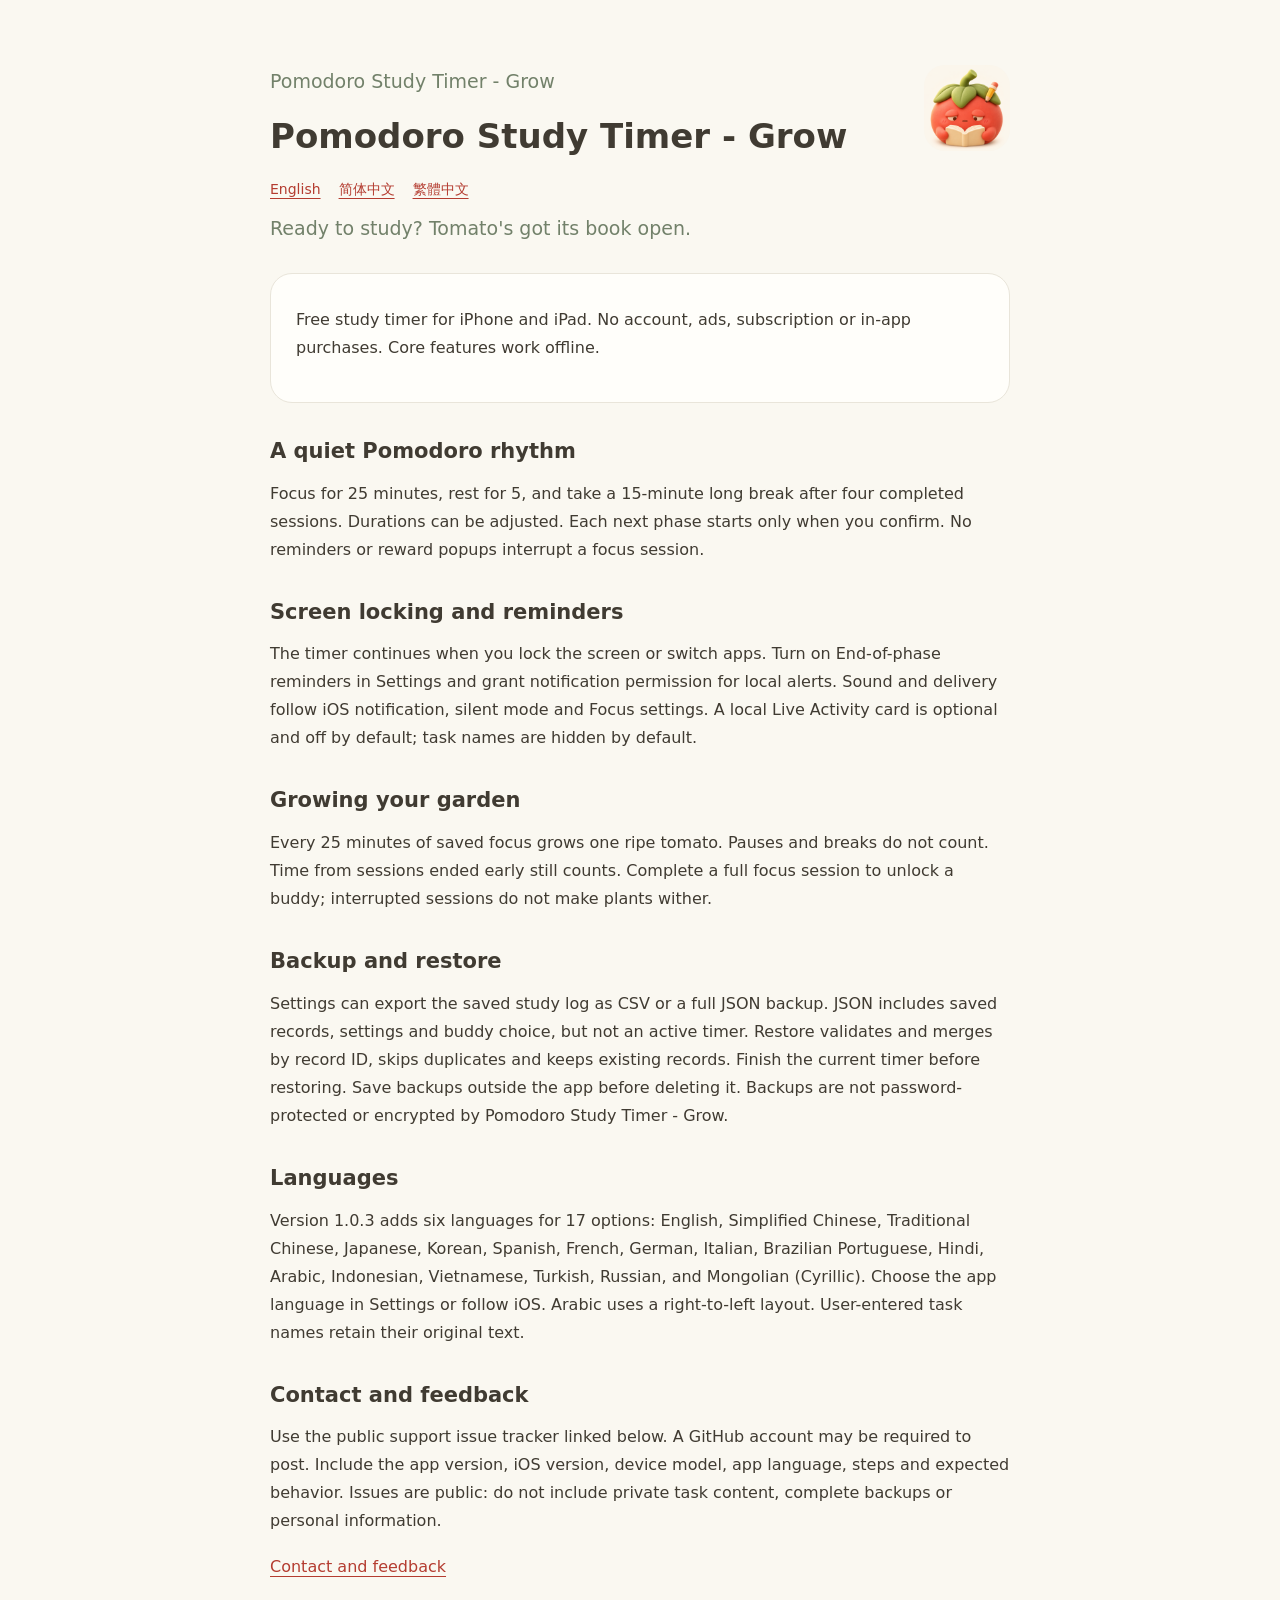
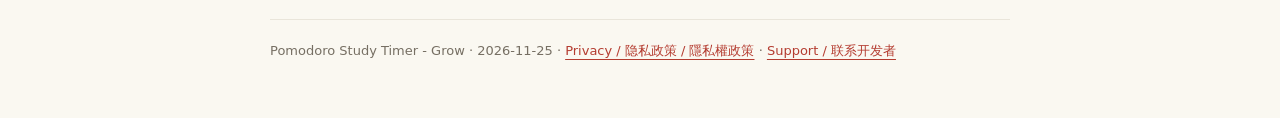
<file: index.html>
<!doctype html>
<html lang="en"><head><meta charset="utf-8"><meta name="viewport" content="width=device-width,initial-scale=1"><meta name="description" content="Pomodoro Study Timer - Grow: support and privacy"><title>Pomodoro Study Timer - Grow</title><link rel="stylesheet" href="style.css"></head><body><main><header><img src="app-icon.png" alt="Pomodoro Study Timer - Grow"><p class="intro">Pomodoro Study Timer - Grow</p><h1>Pomodoro Study Timer - Grow</h1><nav><a href="index.html">English</a><a href="support-zh-Hans.html">简体中文</a><a href="support-zh-Hant.html">繁體中文</a></nav></header><p class="intro">Ready to study? Tomato's got its book open.</p><div class="card"><p>Free study timer for iPhone and iPad. No account, ads, subscription or in-app purchases. Core features work offline.</p></div><h2>A quiet Pomodoro rhythm</h2><p>Focus for 25 minutes, rest for 5, and take a 15-minute long break after four completed sessions. Durations can be adjusted. Each next phase starts only when you confirm. No reminders or reward popups interrupt a focus session.</p><h2>Screen locking and reminders</h2><p>The timer continues when you lock the screen or switch apps. Turn on End-of-phase reminders in Settings and grant notification permission for local alerts. Sound and delivery follow iOS notification, silent mode and Focus settings. A local Live Activity card is optional and off by default; task names are hidden by default.</p><h2>Growing your garden</h2><p>Every 25 minutes of saved focus grows one ripe tomato. Pauses and breaks do not count. Time from sessions ended early still counts. Complete a full focus session to unlock a buddy; interrupted sessions do not make plants wither.</p><h2>Backup and restore</h2><p>Settings can export the saved study log as CSV or a full JSON backup. JSON includes saved records, settings and buddy choice, but not an active timer. Restore validates and merges by record ID, skips duplicates and keeps existing records. Finish the current timer before restoring. Save backups outside the app before deleting it. Backups are not password-protected or encrypted by Pomodoro Study Timer - Grow.</p><h2>Languages</h2><p>Version 1.0.3 adds six languages for 17 options: English, Simplified Chinese, Traditional Chinese, Japanese, Korean, Spanish, French, German, Italian, Brazilian Portuguese, Hindi, Arabic, Indonesian, Vietnamese, Turkish, Russian, and Mongolian (Cyrillic). Choose the app language in Settings or follow iOS. Arabic uses a right-to-left layout. User-entered task names retain their original text.</p><h2>Contact and feedback</h2><p>Use the public support issue tracker linked below. A GitHub account may be required to post. Include the app version, iOS version, device model, app language, steps and expected behavior. Issues are public: do not include private task content, complete backups or personal information.</p><p><a href="https://github.com/wanwanyahoo/daiqie-support/issues">Contact and feedback</a></p><footer>Pomodoro Study Timer - Grow · 2026-11-25 · <a href="privacy.html">Privacy / 隐私政策 / 隱私權政策</a> · <a href="https://github.com/wanwanyahoo/daiqie-support/issues">Support / 联系开发者</a></footer></main></body></html>
</file>
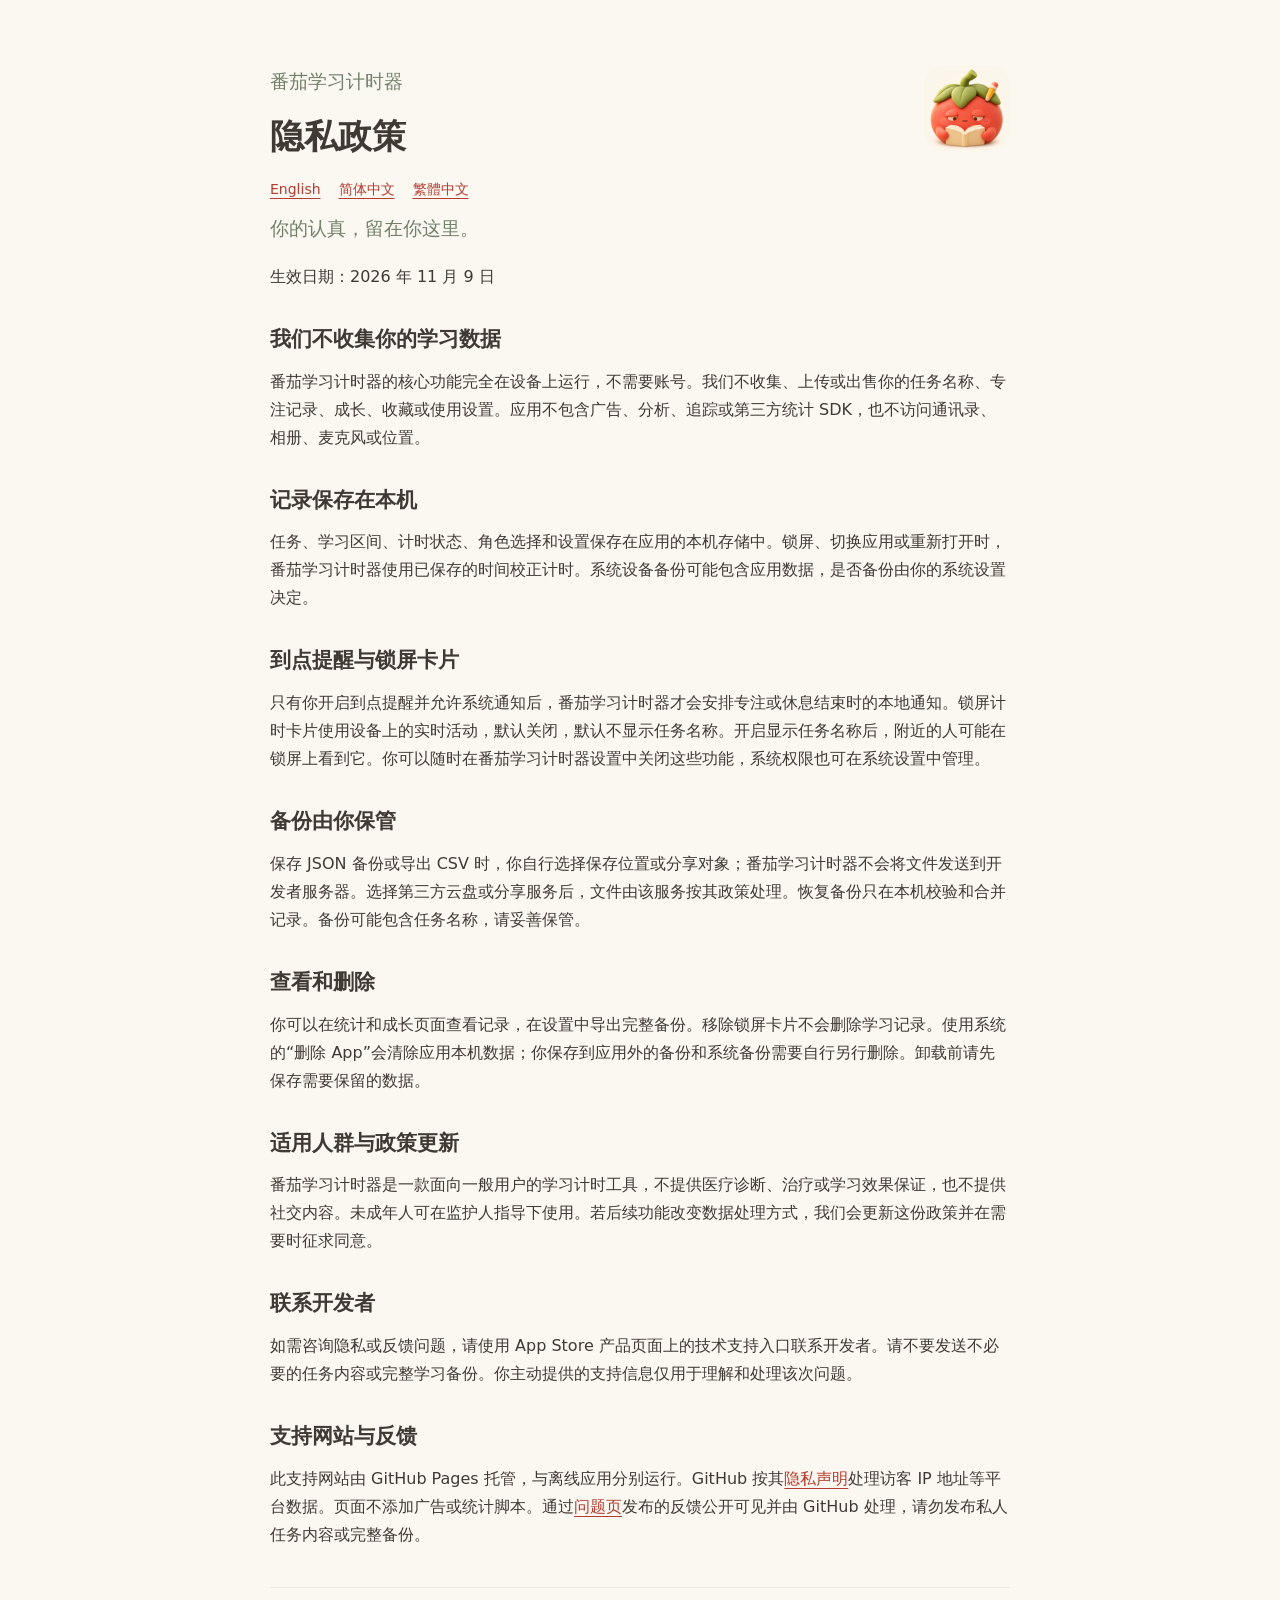
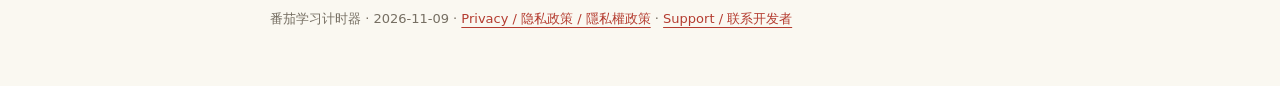
<file: privacy-zh-Hans.html>
<!doctype html>
<html lang="zh-Hans"><head><meta charset="utf-8"><meta name="viewport" content="width=device-width,initial-scale=1"><meta name="description" content="番茄学习计时器: support and privacy"><title>隐私政策</title><link rel="stylesheet" href="style.css"></head><body><main><header><img src="app-icon.png" alt="番茄学习计时器"><p class="intro">番茄学习计时器</p><h1>隐私政策</h1><nav><a href="index.html">English</a><a href="support-zh-Hans.html">简体中文</a><a href="support-zh-Hant.html">繁體中文</a></nav></header><p class="intro">你的认真，留在你这里。</p><p>生效日期：2026 年 11 月 9 日</p><h2>我们不收集你的学习数据</h2><p>番茄学习计时器的核心功能完全在设备上运行，不需要账号。我们不收集、上传或出售你的任务名称、专注记录、成长、收藏或使用设置。应用不包含广告、分析、追踪或第三方统计 SDK，也不访问通讯录、相册、麦克风或位置。</p><h2>记录保存在本机</h2><p>任务、学习区间、计时状态、角色选择和设置保存在应用的本机存储中。锁屏、切换应用或重新打开时，番茄学习计时器使用已保存的时间校正计时。系统设备备份可能包含应用数据，是否备份由你的系统设置决定。</p><h2>到点提醒与锁屏卡片</h2><p>只有你开启到点提醒并允许系统通知后，番茄学习计时器才会安排专注或休息结束时的本地通知。锁屏计时卡片使用设备上的实时活动，默认关闭，默认不显示任务名称。开启显示任务名称后，附近的人可能在锁屏上看到它。你可以随时在番茄学习计时器设置中关闭这些功能，系统权限也可在系统设置中管理。</p><h2>备份由你保管</h2><p>保存 JSON 备份或导出 CSV 时，你自行选择保存位置或分享对象；番茄学习计时器不会将文件发送到开发者服务器。选择第三方云盘或分享服务后，文件由该服务按其政策处理。恢复备份只在本机校验和合并记录。备份可能包含任务名称，请妥善保管。</p><h2>查看和删除</h2><p>你可以在统计和成长页面查看记录，在设置中导出完整备份。移除锁屏卡片不会删除学习记录。使用系统的“删除 App”会清除应用本机数据；你保存到应用外的备份和系统备份需要自行另行删除。卸载前请先保存需要保留的数据。</p><h2>适用人群与政策更新</h2><p>番茄学习计时器是一款面向一般用户的学习计时工具，不提供医疗诊断、治疗或学习效果保证，也不提供社交内容。未成年人可在监护人指导下使用。若后续功能改变数据处理方式，我们会更新这份政策并在需要时征求同意。</p><h2>联系开发者</h2><p>如需咨询隐私或反馈问题，请使用 App Store 产品页面上的技术支持入口联系开发者。请不要发送不必要的任务内容或完整学习备份。你主动提供的支持信息仅用于理解和处理该次问题。</p><h2>支持网站与反馈</h2><p>此支持网站由 GitHub Pages 托管，与离线应用分别运行。GitHub 按其<a href="https://docs.github.com/en/site-policy/privacy-policies/github-general-privacy-statement">隐私声明</a>处理访客 IP 地址等平台数据。页面不添加广告或统计脚本。通过<a href="https://github.com/wanwanyahoo/daiqie-support/issues">问题页</a>发布的反馈公开可见并由 GitHub 处理，请勿发布私人任务内容或完整备份。</p><footer>番茄学习计时器 · 2026-11-09 · <a href="privacy-zh-Hans.html">Privacy / 隐私政策 / 隱私權政策</a> · <a href="https://github.com/wanwanyahoo/daiqie-support/issues">Support / 联系开发者</a></footer></main></body></html>
</file>
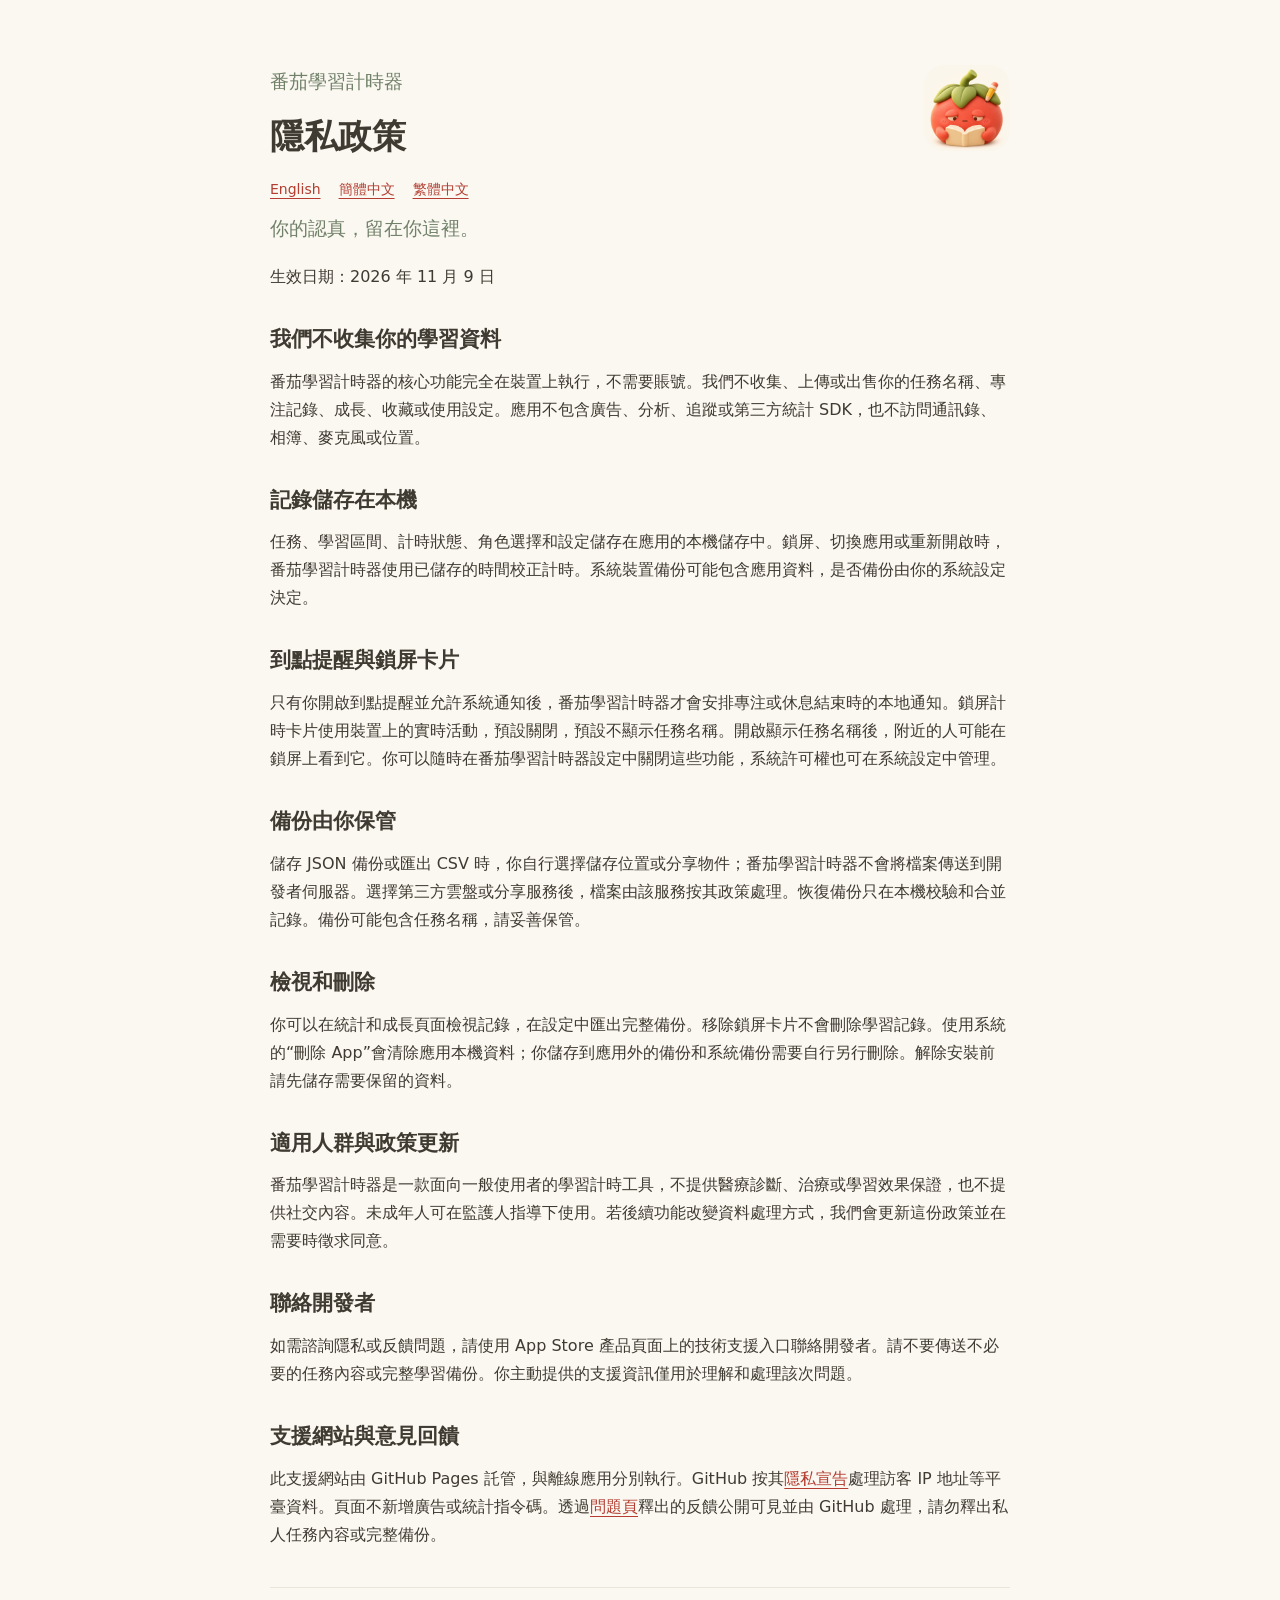
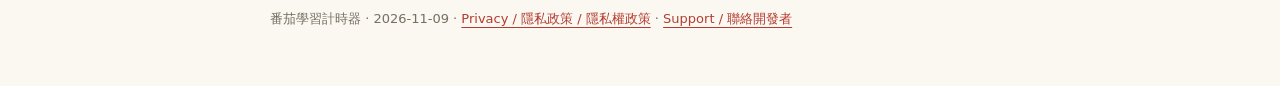
<file: privacy-zh-Hant.html>
<!doctype html>
<html lang="zh-Hant"><head><meta charset="utf-8"><meta name="viewport" content="width=device-width,initial-scale=1"><meta name="description" content="番茄學習計時器: support and privacy"><title>隱私政策</title><link rel="stylesheet" href="style.css"></head><body><main><header><img src="app-icon.png" alt="番茄學習計時器"><p class="intro">番茄學習計時器</p><h1>隱私政策</h1><nav><a href="index.html">English</a><a href="support-zh-Hans.html">簡體中文</a><a href="support-zh-Hant.html">繁體中文</a></nav></header><p class="intro">你的認真，留在你這裡。</p><p>生效日期：2026 年 11 月 9 日</p><h2>我們不收集你的學習資料</h2><p>番茄學習計時器的核心功能完全在裝置上執行，不需要賬號。我們不收集、上傳或出售你的任務名稱、專注記錄、成長、收藏或使用設定。應用不包含廣告、分析、追蹤或第三方統計 SDK，也不訪問通訊錄、相簿、麥克風或位置。</p><h2>記錄儲存在本機</h2><p>任務、學習區間、計時狀態、角色選擇和設定儲存在應用的本機儲存中。鎖屏、切換應用或重新開啟時，番茄學習計時器使用已儲存的時間校正計時。系統裝置備份可能包含應用資料，是否備份由你的系統設定決定。</p><h2>到點提醒與鎖屏卡片</h2><p>只有你開啟到點提醒並允許系統通知後，番茄學習計時器才會安排專注或休息結束時的本地通知。鎖屏計時卡片使用裝置上的實時活動，預設關閉，預設不顯示任務名稱。開啟顯示任務名稱後，附近的人可能在鎖屏上看到它。你可以隨時在番茄學習計時器設定中關閉這些功能，系統許可權也可在系統設定中管理。</p><h2>備份由你保管</h2><p>儲存 JSON 備份或匯出 CSV 時，你自行選擇儲存位置或分享物件；番茄學習計時器不會將檔案傳送到開發者伺服器。選擇第三方雲盤或分享服務後，檔案由該服務按其政策處理。恢復備份只在本機校驗和合並記錄。備份可能包含任務名稱，請妥善保管。</p><h2>檢視和刪除</h2><p>你可以在統計和成長頁面檢視記錄，在設定中匯出完整備份。移除鎖屏卡片不會刪除學習記錄。使用系統的“刪除 App”會清除應用本機資料；你儲存到應用外的備份和系統備份需要自行另行刪除。解除安裝前請先儲存需要保留的資料。</p><h2>適用人群與政策更新</h2><p>番茄學習計時器是一款面向一般使用者的學習計時工具，不提供醫療診斷、治療或學習效果保證，也不提供社交內容。未成年人可在監護人指導下使用。若後續功能改變資料處理方式，我們會更新這份政策並在需要時徵求同意。</p><h2>聯絡開發者</h2><p>如需諮詢隱私或反饋問題，請使用 App Store 產品頁面上的技術支援入口聯絡開發者。請不要傳送不必要的任務內容或完整學習備份。你主動提供的支援資訊僅用於理解和處理該次問題。</p><h2>支援網站與意見回饋</h2><p>此支援網站由 GitHub Pages 託管，與離線應用分別執行。GitHub 按其<a href="https://docs.github.com/en/site-policy/privacy-policies/github-general-privacy-statement">隱私宣告</a>處理訪客 IP 地址等平臺資料。頁面不新增廣告或統計指令碼。透過<a href="https://github.com/wanwanyahoo/daiqie-support/issues">問題頁</a>釋出的反饋公開可見並由 GitHub 處理，請勿釋出私人任務內容或完整備份。</p><footer>番茄學習計時器 · 2026-11-09 · <a href="privacy-zh-Hant.html">Privacy / 隱私政策 / 隱私權政策</a> · <a href="https://github.com/wanwanyahoo/daiqie-support/issues">Support / 聯絡開發者</a></footer></main></body></html>
</file>
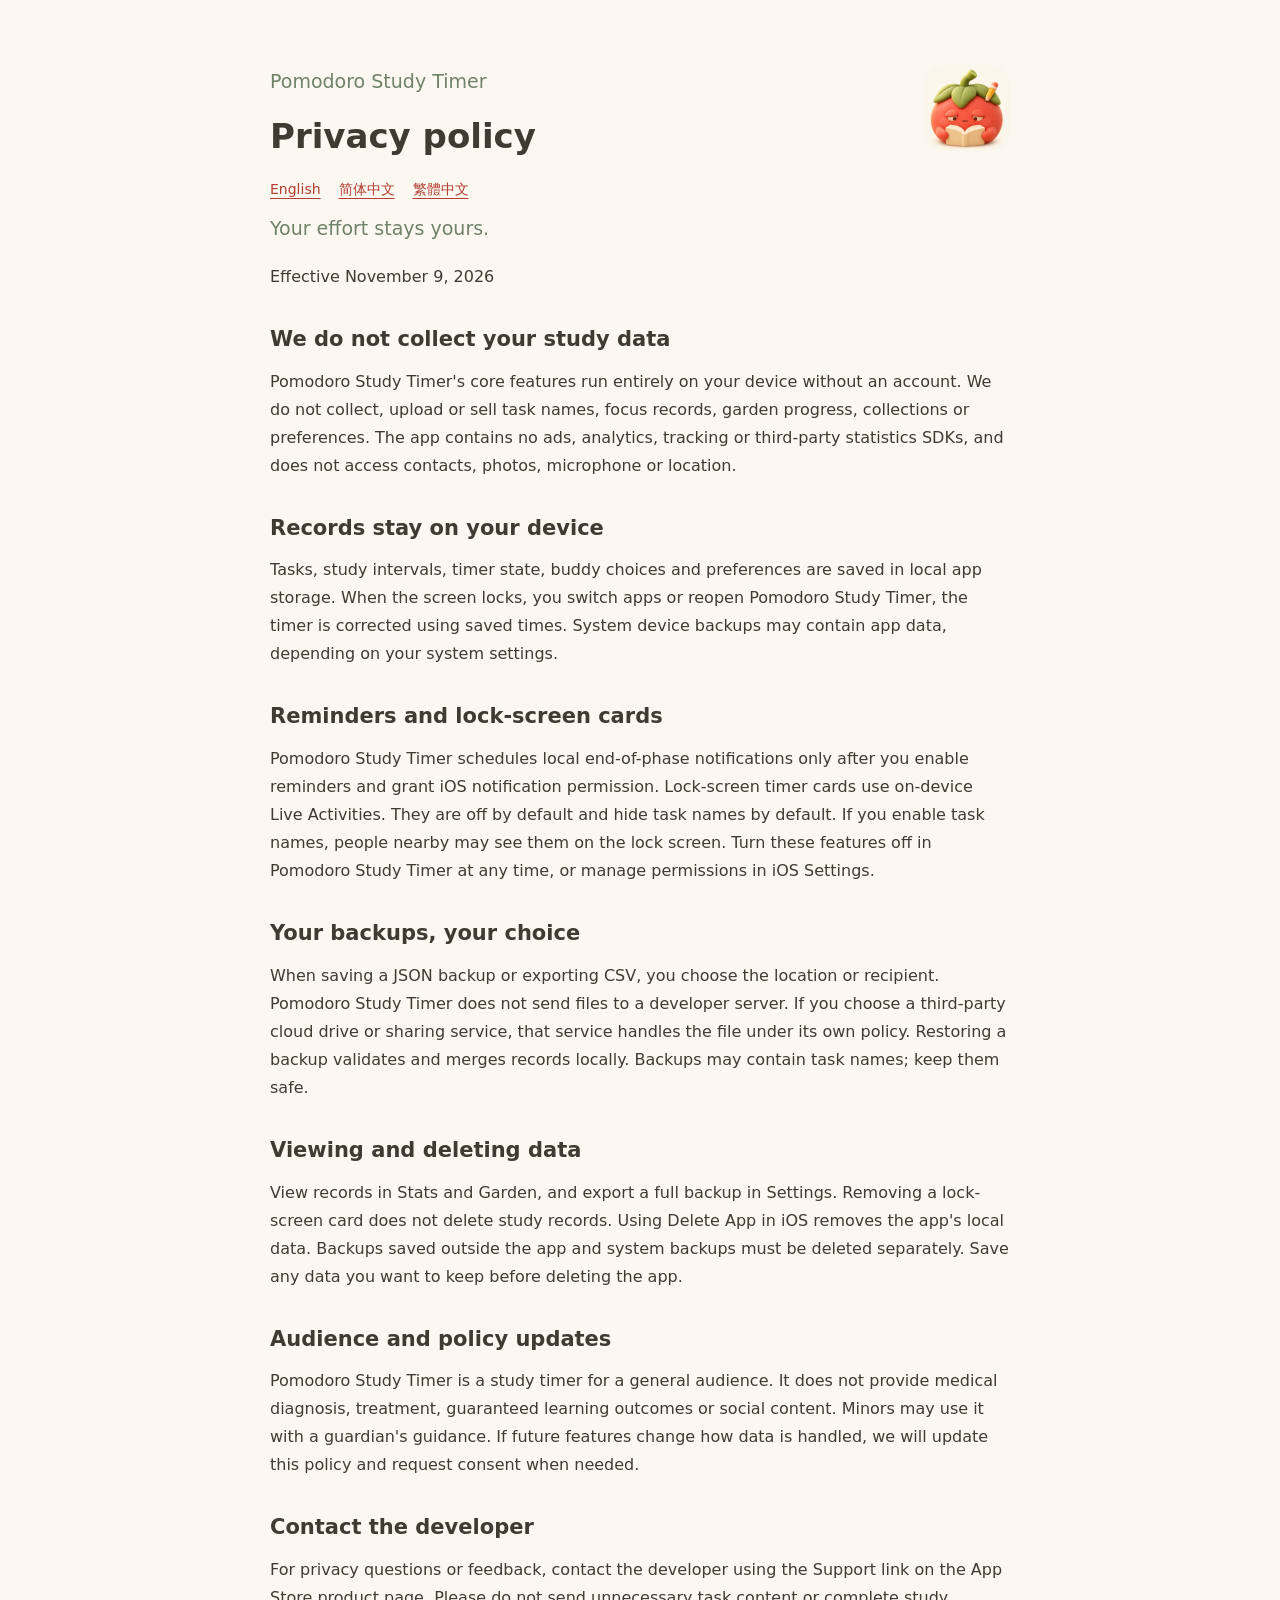
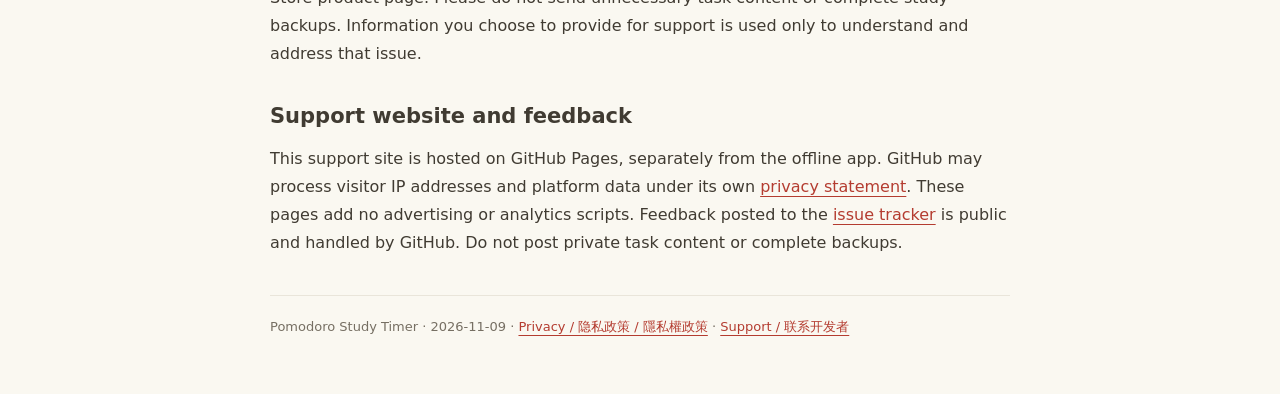
<file: privacy.html>
<!doctype html>
<html lang="en"><head><meta charset="utf-8"><meta name="viewport" content="width=device-width,initial-scale=1"><meta name="description" content="Pomodoro Study Timer: support and privacy"><title>Privacy policy</title><link rel="stylesheet" href="style.css"></head><body><main><header><img src="app-icon.png" alt="Pomodoro Study Timer"><p class="intro">Pomodoro Study Timer</p><h1>Privacy policy</h1><nav><a href="index.html">English</a><a href="support-zh-Hans.html">简体中文</a><a href="support-zh-Hant.html">繁體中文</a></nav></header><p class="intro">Your effort stays yours.</p><p>Effective November 9, 2026</p><h2>We do not collect your study data</h2><p>Pomodoro Study Timer&#x27;s core features run entirely on your device without an account. We do not collect, upload or sell task names, focus records, garden progress, collections or preferences. The app contains no ads, analytics, tracking or third-party statistics SDKs, and does not access contacts, photos, microphone or location.</p><h2>Records stay on your device</h2><p>Tasks, study intervals, timer state, buddy choices and preferences are saved in local app storage. When the screen locks, you switch apps or reopen Pomodoro Study Timer, the timer is corrected using saved times. System device backups may contain app data, depending on your system settings.</p><h2>Reminders and lock-screen cards</h2><p>Pomodoro Study Timer schedules local end-of-phase notifications only after you enable reminders and grant iOS notification permission. Lock-screen timer cards use on-device Live Activities. They are off by default and hide task names by default. If you enable task names, people nearby may see them on the lock screen. Turn these features off in Pomodoro Study Timer at any time, or manage permissions in iOS Settings.</p><h2>Your backups, your choice</h2><p>When saving a JSON backup or exporting CSV, you choose the location or recipient. Pomodoro Study Timer does not send files to a developer server. If you choose a third-party cloud drive or sharing service, that service handles the file under its own policy. Restoring a backup validates and merges records locally. Backups may contain task names; keep them safe.</p><h2>Viewing and deleting data</h2><p>View records in Stats and Garden, and export a full backup in Settings. Removing a lock-screen card does not delete study records. Using Delete App in iOS removes the app&#x27;s local data. Backups saved outside the app and system backups must be deleted separately. Save any data you want to keep before deleting the app.</p><h2>Audience and policy updates</h2><p>Pomodoro Study Timer is a study timer for a general audience. It does not provide medical diagnosis, treatment, guaranteed learning outcomes or social content. Minors may use it with a guardian&#x27;s guidance. If future features change how data is handled, we will update this policy and request consent when needed.</p><h2>Contact the developer</h2><p>For privacy questions or feedback, contact the developer using the Support link on the App Store product page. Please do not send unnecessary task content or complete study backups. Information you choose to provide for support is used only to understand and address that issue.</p><h2>Support website and feedback</h2><p>This support site is hosted on GitHub Pages, separately from the offline app. GitHub may process visitor IP addresses and platform data under its own <a href="https://docs.github.com/en/site-policy/privacy-policies/github-general-privacy-statement">privacy statement</a>. These pages add no advertising or analytics scripts. Feedback posted to the <a href="https://github.com/wanwanyahoo/daiqie-support/issues">issue tracker</a> is public and handled by GitHub. Do not post private task content or complete backups.</p><footer>Pomodoro Study Timer · 2026-11-09 · <a href="privacy.html">Privacy / 隐私政策 / 隱私權政策</a> · <a href="https://github.com/wanwanyahoo/daiqie-support/issues">Support / 联系开发者</a></footer></main></body></html>
</file>
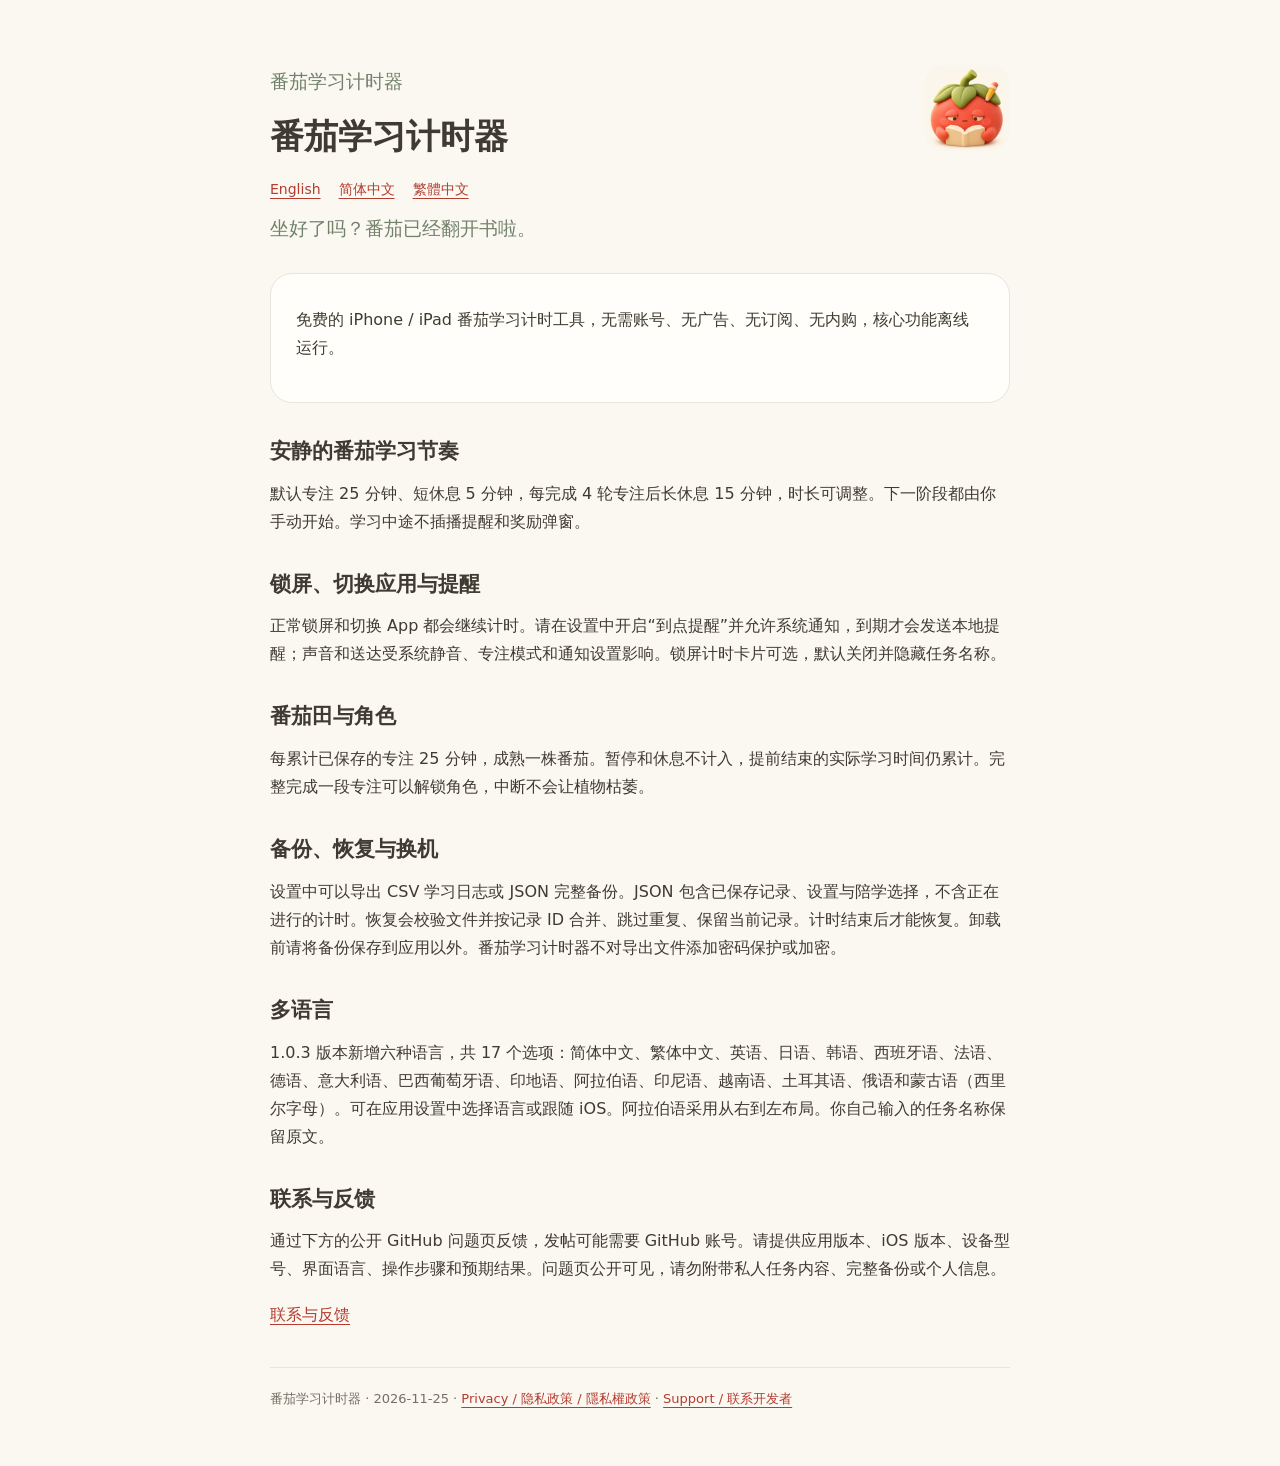
<file: support-zh-Hans.html>
<!doctype html>
<html lang="zh-Hans"><head><meta charset="utf-8"><meta name="viewport" content="width=device-width,initial-scale=1"><meta name="description" content="番茄学习计时器: support and privacy"><title>番茄学习计时器</title><link rel="stylesheet" href="style.css"></head><body><main><header><img src="app-icon.png" alt="番茄学习计时器"><p class="intro">番茄学习计时器</p><h1>番茄学习计时器</h1><nav><a href="index.html">English</a><a href="support-zh-Hans.html">简体中文</a><a href="support-zh-Hant.html">繁體中文</a></nav></header><p class="intro">坐好了吗？番茄已经翻开书啦。</p><div class="card"><p>免费的 iPhone / iPad 番茄学习计时工具，无需账号、无广告、无订阅、无内购，核心功能离线运行。</p></div><h2>安静的番茄学习节奏</h2><p>默认专注 25 分钟、短休息 5 分钟，每完成 4 轮专注后长休息 15 分钟，时长可调整。下一阶段都由你手动开始。学习中途不插播提醒和奖励弹窗。</p><h2>锁屏、切换应用与提醒</h2><p>正常锁屏和切换 App 都会继续计时。请在设置中开启“到点提醒”并允许系统通知，到期才会发送本地提醒；声音和送达受系统静音、专注模式和通知设置影响。锁屏计时卡片可选，默认关闭并隐藏任务名称。</p><h2>番茄田与角色</h2><p>每累计已保存的专注 25 分钟，成熟一株番茄。暂停和休息不计入，提前结束的实际学习时间仍累计。完整完成一段专注可以解锁角色，中断不会让植物枯萎。</p><h2>备份、恢复与换机</h2><p>设置中可以导出 CSV 学习日志或 JSON 完整备份。JSON 包含已保存记录、设置与陪学选择，不含正在进行的计时。恢复会校验文件并按记录 ID 合并、跳过重复、保留当前记录。计时结束后才能恢复。卸载前请将备份保存到应用以外。番茄学习计时器不对导出文件添加密码保护或加密。</p><h2>多语言</h2><p>1.0.3 版本新增六种语言，共 17 个选项：简体中文、繁体中文、英语、日语、韩语、西班牙语、法语、德语、意大利语、巴西葡萄牙语、印地语、阿拉伯语、印尼语、越南语、土耳其语、俄语和蒙古语（西里尔字母）。可在应用设置中选择语言或跟随 iOS。阿拉伯语采用从右到左布局。你自己输入的任务名称保留原文。</p><h2>联系与反馈</h2><p>通过下方的公开 GitHub 问题页反馈，发帖可能需要 GitHub 账号。请提供应用版本、iOS 版本、设备型号、界面语言、操作步骤和预期结果。问题页公开可见，请勿附带私人任务内容、完整备份或个人信息。</p><p><a href="https://github.com/wanwanyahoo/daiqie-support/issues">联系与反馈</a></p><footer>番茄学习计时器 · 2026-11-25 · <a href="privacy-zh-Hans.html">Privacy / 隐私政策 / 隱私權政策</a> · <a href="https://github.com/wanwanyahoo/daiqie-support/issues">Support / 联系开发者</a></footer></main></body></html>
</file>
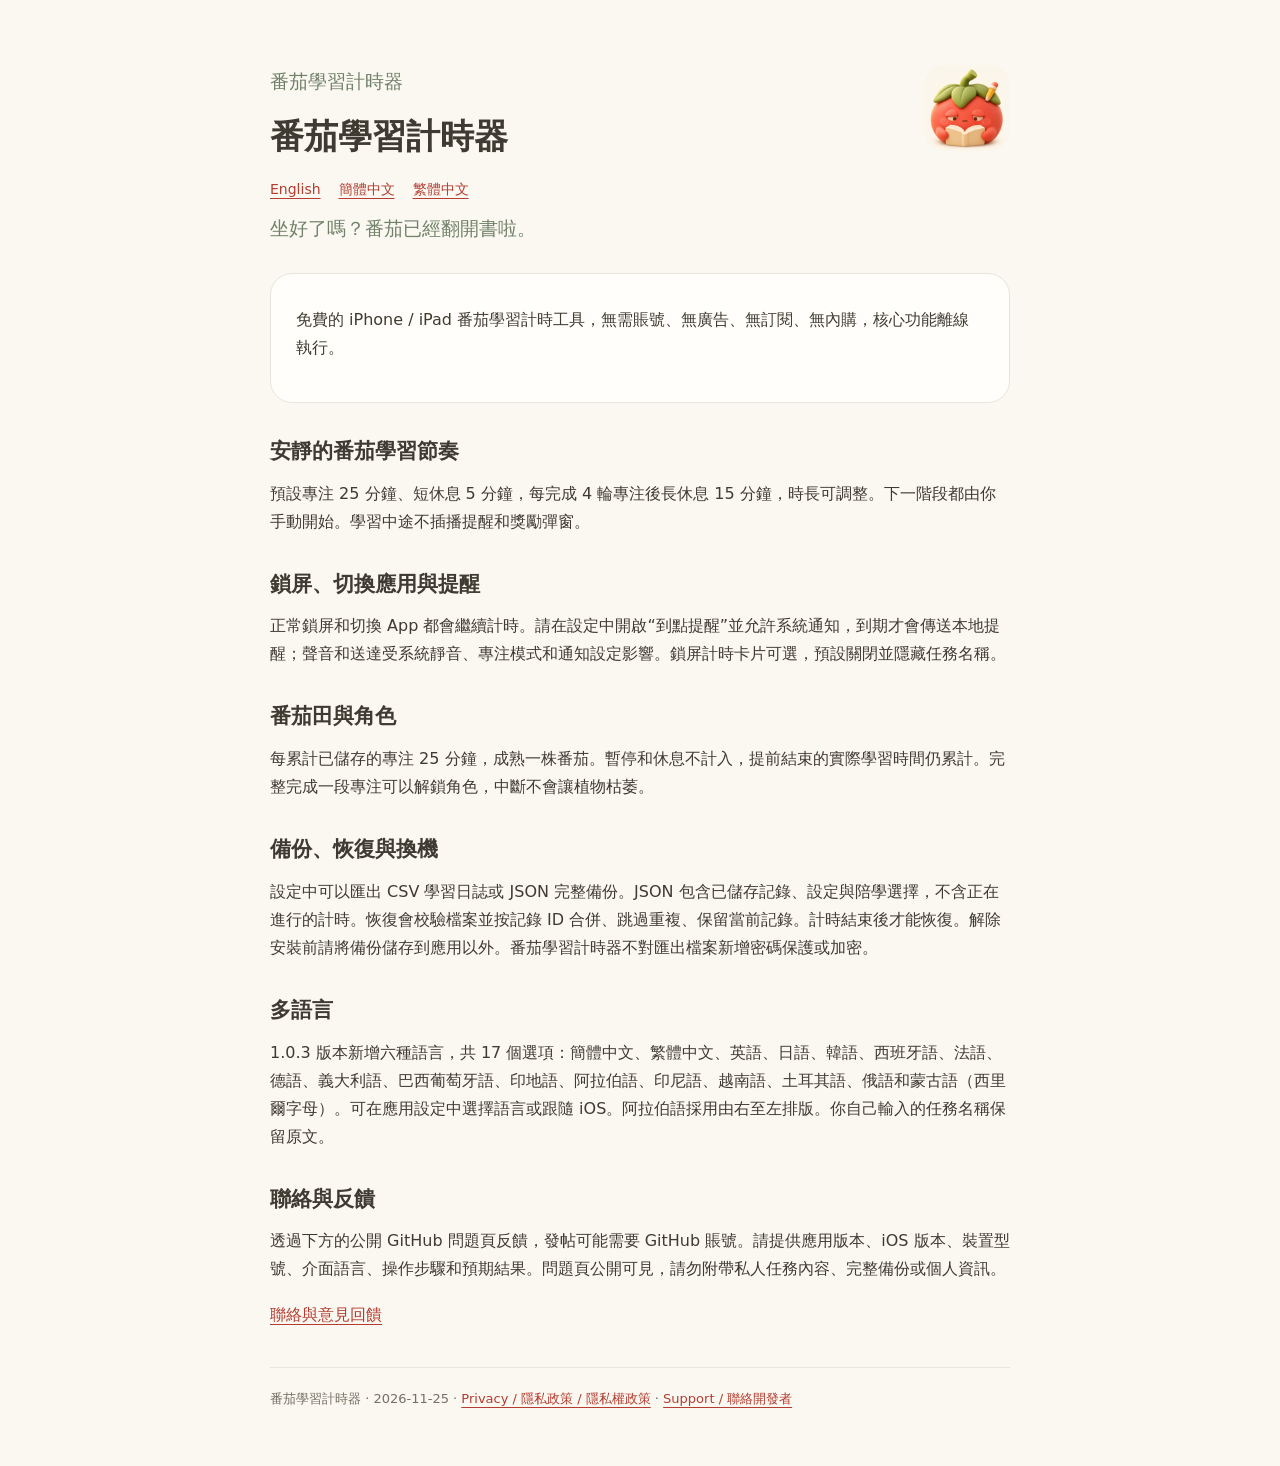
<file: support-zh-Hant.html>
<!doctype html>
<html lang="zh-Hant"><head><meta charset="utf-8"><meta name="viewport" content="width=device-width,initial-scale=1"><meta name="description" content="番茄學習計時器: support and privacy"><title>番茄學習計時器</title><link rel="stylesheet" href="style.css"></head><body><main><header><img src="app-icon.png" alt="番茄學習計時器"><p class="intro">番茄學習計時器</p><h1>番茄學習計時器</h1><nav><a href="index.html">English</a><a href="support-zh-Hans.html">簡體中文</a><a href="support-zh-Hant.html">繁體中文</a></nav></header><p class="intro">坐好了嗎？番茄已經翻開書啦。</p><div class="card"><p>免費的 iPhone / iPad 番茄學習計時工具，無需賬號、無廣告、無訂閱、無內購，核心功能離線執行。</p></div><h2>安靜的番茄學習節奏</h2><p>預設專注 25 分鐘、短休息 5 分鐘，每完成 4 輪專注後長休息 15 分鐘，時長可調整。下一階段都由你手動開始。學習中途不插播提醒和獎勵彈窗。</p><h2>鎖屏、切換應用與提醒</h2><p>正常鎖屏和切換 App 都會繼續計時。請在設定中開啟“到點提醒”並允許系統通知，到期才會傳送本地提醒；聲音和送達受系統靜音、專注模式和通知設定影響。鎖屏計時卡片可選，預設關閉並隱藏任務名稱。</p><h2>番茄田與角色</h2><p>每累計已儲存的專注 25 分鐘，成熟一株番茄。暫停和休息不計入，提前結束的實際學習時間仍累計。完整完成一段專注可以解鎖角色，中斷不會讓植物枯萎。</p><h2>備份、恢復與換機</h2><p>設定中可以匯出 CSV 學習日誌或 JSON 完整備份。JSON 包含已儲存記錄、設定與陪學選擇，不含正在進行的計時。恢復會校驗檔案並按記錄 ID 合併、跳過重複、保留當前記錄。計時結束後才能恢復。解除安裝前請將備份儲存到應用以外。番茄學習計時器不對匯出檔案新增密碼保護或加密。</p><h2>多語言</h2><p>1.0.3 版本新增六種語言，共 17 個選項：簡體中文、繁體中文、英語、日語、韓語、西班牙語、法語、德語、義大利語、巴西葡萄牙語、印地語、阿拉伯語、印尼語、越南語、土耳其語、俄語和蒙古語（西里爾字母）。可在應用設定中選擇語言或跟隨 iOS。阿拉伯語採用由右至左排版。你自己輸入的任務名稱保留原文。</p><h2>聯絡與反饋</h2><p>透過下方的公開 GitHub 問題頁反饋，發帖可能需要 GitHub 賬號。請提供應用版本、iOS 版本、裝置型號、介面語言、操作步驟和預期結果。問題頁公開可見，請勿附帶私人任務內容、完整備份或個人資訊。</p><p><a href="https://github.com/wanwanyahoo/daiqie-support/issues">聯絡與意見回饋</a></p><footer>番茄學習計時器 · 2026-11-25 · <a href="privacy-zh-Hant.html">Privacy / 隱私政策 / 隱私權政策</a> · <a href="https://github.com/wanwanyahoo/daiqie-support/issues">Support / 聯絡開發者</a></footer></main></body></html>
</file>
<file: style.css>
*{box-sizing:border-box}body{margin:0;background:#faf8f1;color:#403b32;font:16px/1.75 system-ui,-apple-system,sans-serif}main{max-width:790px;margin:auto;padding:55px 25px}header img{width:86px;border-radius:21px;float:right}h1{font-size:34px;line-height:1.2;margin:14px 0 20px}h2{font-size:21px;margin:30px 0 8px}nav{display:flex;flex-wrap:wrap;gap:18px;font-size:14px}a{color:#b43c30;text-underline-offset:4px}p{margin:10px 0 18px}.intro{font-size:19px;color:#72816a}.card{padding:22px 25px;background:#fffefa;border:1px solid #e9e5da;border-radius:22px;margin:28px 0}footer{border-top:1px solid #e9e5da;margin-top:38px;padding-top:20px;font-size:13px;color:#766f63}li{margin:8px 0}code{background:#f7eae0;padding:2px 5px;border-radius:4px}@media(max-width:480px){main{padding-top:30px}h1{font-size:28px}header img{width:65px}}
</file>
